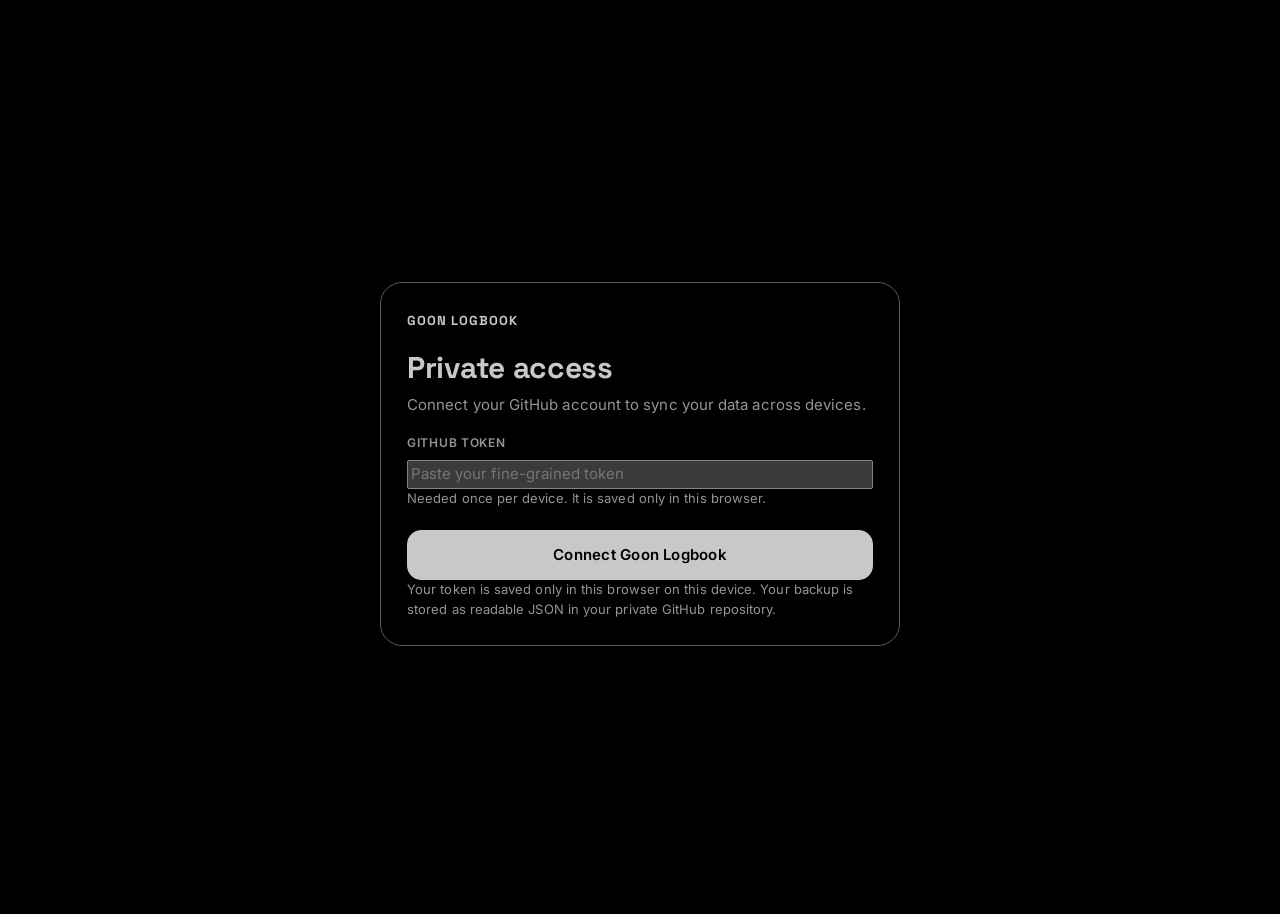
<file: index.html>
<!-- Cloud streak sync protection: 2026-11-11 -->
<!doctype html>
<html lang="en">
<head>
<meta charset="utf-8">
<meta name="viewport" content="width=device-width,initial-scale=1,viewport-fit=cover">
<title>Goon Logbook</title>
<meta name="description" content="A free streak tracker with an urge mode, a distraction picker, daily check-ins and milestones, with private GitHub cloud sync.">

<meta name="theme-color" content="#000000">
<link rel="manifest" href="manifest.webmanifest">
<link rel="icon" href="icons/icon.svg" type="image/svg+xml">
<link rel="apple-touch-icon" href="icons/icon-192.png">
<link rel="preconnect" href="https://fonts.googleapis.com">
<link rel="preconnect" href="https://fonts.gstatic.com" crossorigin>
<link rel="stylesheet" href="https://fonts.googleapis.com/css2?family=Inter:wght@400;500;600&family=Space+Grotesk:wght@500;600;700&display=swap">
<link rel="stylesheet" href="css/style.css">
<style>
.lock-screen{display:none;min-height:100vh;align-items:center;justify-content:center;padding:24px 16px;background:var(--bg)}
body.locked .lock-screen{display:flex}
body.locked #app,body.locked .bar{display:none!important}
.lock-card{width:min(100%,520px);padding:26px;border:1px solid var(--line);border-radius:22px;background:var(--card)}
.lock-card h1{margin:18px 0 8px}.lock-card .lbl{display:block;margin:18px 0 8px}
.lock-card input{width:100%}.lock-card button{margin-top:22px}
</style>
</head>
<body class="locked">
<div id="lockScreen" class="lock-screen">
  <form id="unlockForm" class="lock-card">
    <span class="mark">Goon Logbook</span>
    <h1>Private access</h1>
    <p class="muted">Connect your GitHub account to sync your data across devices.</p>
    <div id="tokenEntry" hidden>
      <label class="lbl" for="unlockToken">GitHub token</label>
      <input id="unlockToken" type="password" autocomplete="off" placeholder="Paste your fine-grained token">
      <p class="muted sm">Needed once per device. It is saved only in this browser.</p>
    </div>
    <button class="btn btn-primary wide" type="submit">Connect Goon Logbook</button>
    <p id="unlockStatus" class="muted sm" role="status"></p>
    <p class="muted sm">Your token is saved only in this browser on this device. Your backup is stored as readable JSON in your private GitHub repository.</p>
  </form>
</div>
<div id="app">
  <header class="top"><span class="mark">Goon Logbook</span><span class="date" id="hdrDate"></span></header>
  <main>
    <section id="tab-today" class="tab" aria-label="Today"></section>
    <section id="tab-urge" class="tab" aria-label="Urge mode" hidden></section>
    <section id="tab-journey" class="tab" aria-label="Journey" hidden></section>
    <section id="tab-log" class="tab" aria-label="Log" hidden></section>
    <section id="tab-more" class="tab" aria-label="More" hidden></section>
  </main>
</div>
<nav class="bar" aria-label="Sections">
  <div class="bar-in">
    <button class="nb on" data-act="tab" data-tab="today" type="button"><svg viewBox="0 0 24 24"><circle cx="12" cy="12" r="8.5"/><path d="M12 7.5V12l3 2"/></svg><span>Today</span></button>
    <button class="nb urgenb" data-act="tab" data-tab="urge" type="button"><svg viewBox="0 0 24 24"><path d="M12 3l7.5 3v5.2c0 4.7-3.2 8.2-7.5 9.8-4.3-1.6-7.5-5.1-7.5-9.8V6z"/></svg><span>Urge</span></button>
    <button class="nb" data-act="tab" data-tab="journey" type="button"><svg viewBox="0 0 24 24"><path d="M6 21V4M6 5h11l-2.2 4L17 13H6"/></svg><span>Journey</span></button>
    <button class="nb" data-act="tab" data-tab="log" type="button"><svg viewBox="0 0 24 24"><path d="M5 20v-9M12 20V4M19 20v-6"/></svg><span>Log</span></button>
    <button class="nb" data-act="tab" data-tab="more" type="button"><svg viewBox="0 0 24 24"><path d="M4 7h10M18 7h2M4 17h2M10 17h10"/><circle cx="16" cy="7" r="2"/><circle cx="8" cy="17" r="2"/></svg><span>More</span></button>
  </div>
</nav>
<div id="sheetWrap" class="sheet-wrap" hidden></div>
<div id="toast" class="toast" role="status" aria-live="polite"></div>
<script src="js/app.js?v=urge-persist-4"></script>
</body>
</html>
</file>
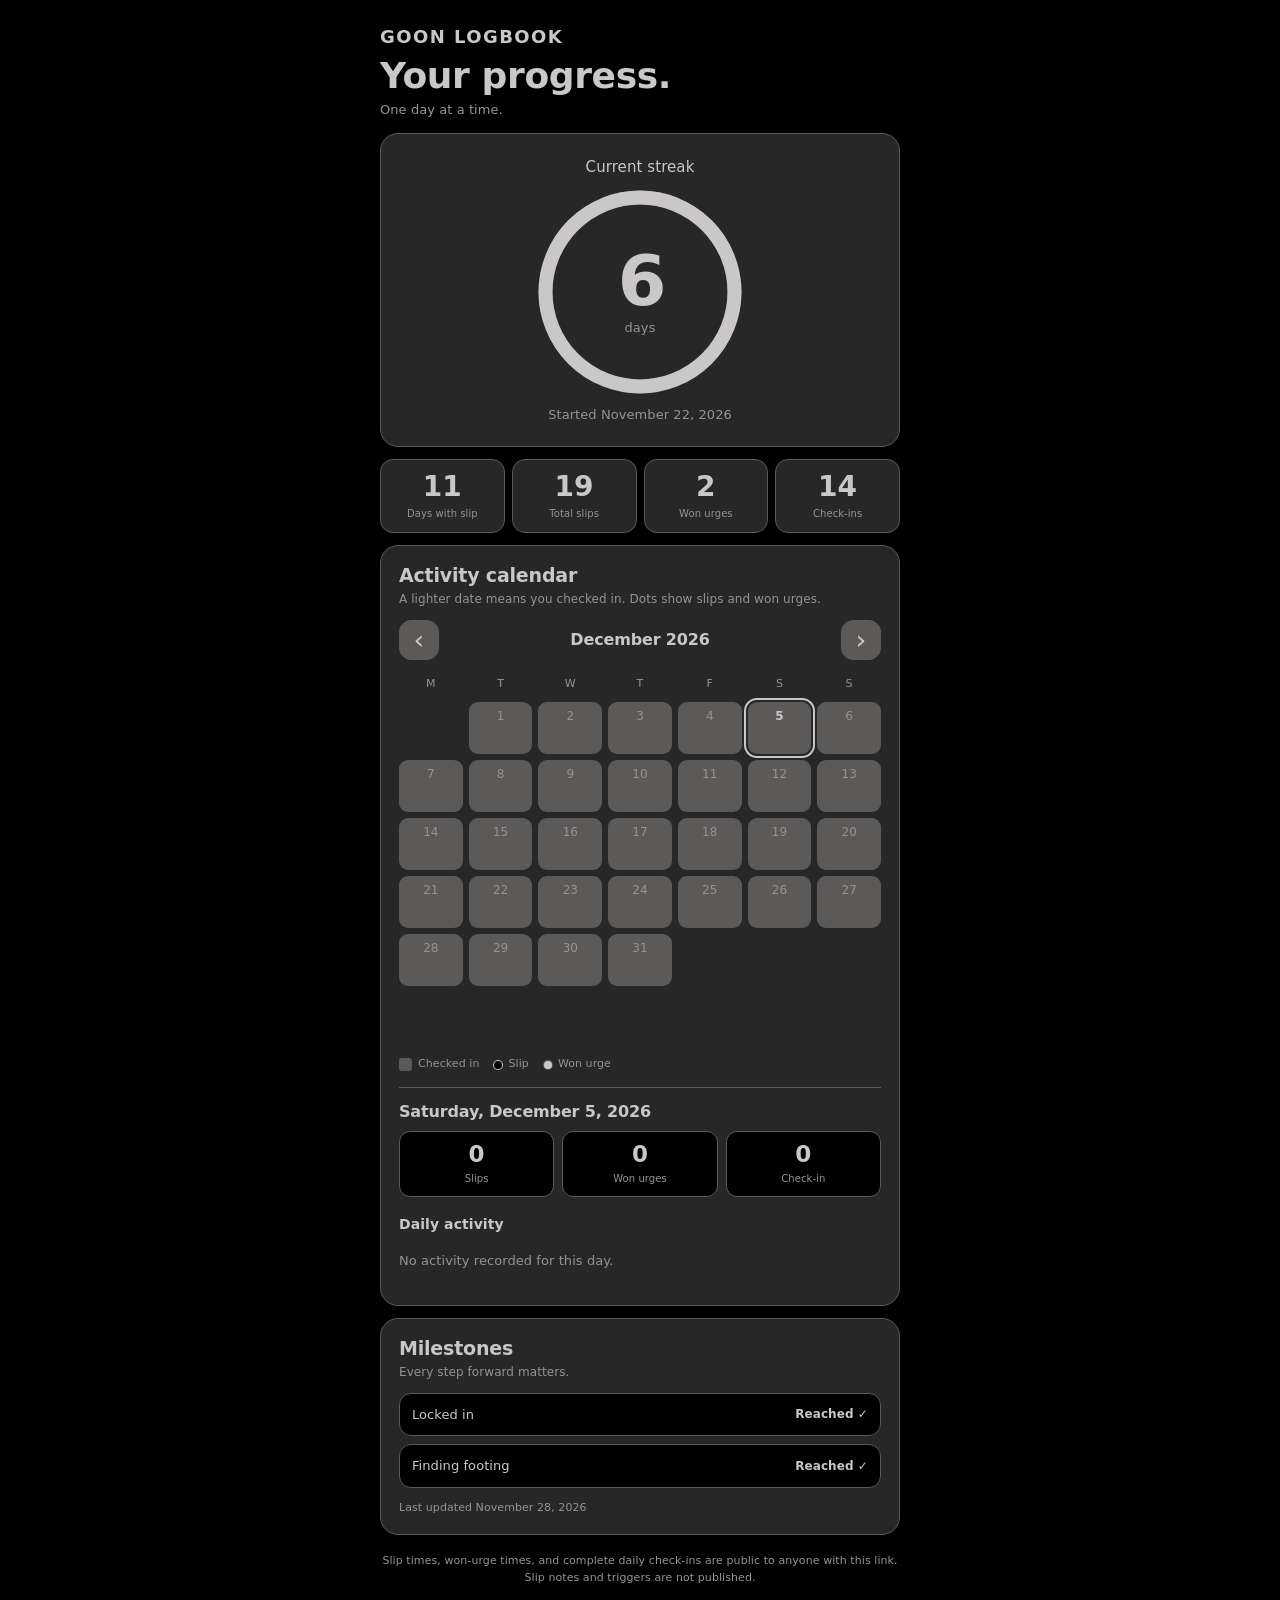
<file: progress.html>
<!doctype html>
<html lang="en">
<head>
<meta charset="utf-8">
<meta name="viewport" content="width=device-width,initial-scale=1">
<meta name="theme-color" content="#000000">
<title>Goon Logbook · Progress</title>
<link rel="stylesheet" href="css/style.css">
<style>
.public-wrap{width:min(100%,520px);margin:0 auto;padding:12px 0 calc(34px + env(safe-area-inset-bottom,0px))}
.public-head{display:flex;justify-content:space-between;align-items:flex-end;margin-bottom:14px}
.public-head h1{font-size:clamp(28px,8vw,36px);margin-top:4px}
.public-head p{color:var(--muted);font-size:13px;margin-top:3px}
.public-mark{font:700 18px var(--display);color:var(--fg)}
.public-card{background:var(--surface);border:1px solid var(--line);border-radius:18px;padding:18px;margin-top:12px;min-width:0}
.public-hero{display:flex;flex-direction:column;align-items:center;text-align:center;gap:8px;padding:22px 16px}
.public-ring{position:relative;width:min(58vw,210px);aspect-ratio:1}
.public-ring svg{width:100%;height:100%;display:block}
.public-ring-track{fill:none;stroke:var(--surface2);stroke-width:8}
.public-ring-arc{fill:none;stroke:var(--accent);stroke-width:8;stroke-linecap:round;stroke-dasharray:339.292;stroke-dashoffset:0}
.public-ring-mid{position:absolute;inset:0;display:flex;flex-direction:column;align-items:center;justify-content:center;gap:2px}
.public-number{font:700 clamp(54px,15vw,70px)/1 var(--display);font-variant-numeric:tabular-nums;letter-spacing:-.06em}
.public-unit,.public-start{font-size:13px;color:var(--muted)}
.public-stats{display:grid;grid-template-columns:repeat(4,minmax(0,1fr));gap:7px;margin-top:12px}
.public-stat{min-width:0;padding:12px 5px;text-align:center;background:var(--surface);border:1px solid var(--line);border-radius:13px}
.public-stat strong{display:block;font:700 clamp(21px,6vw,28px)/1.1 var(--display);font-variant-numeric:tabular-nums}
.public-stat span{display:block;margin-top:5px;font-size:10px;line-height:1.2;color:var(--muted)}
.public-card h2{font-size:19px;margin-bottom:3px}
.public-sub{font-size:12px;color:var(--muted);margin-bottom:12px}
.public-cal-head{display:flex;align-items:center;justify-content:space-between;gap:10px;margin:6px 0 12px}
.public-cal-head h3{font-size:16px;flex:1;text-align:center}
.public-cal-nav{width:40px;height:40px;border:1px solid var(--line);border-radius:12px;background:var(--surface2);color:var(--fg);font-size:27px;line-height:1;display:grid;place-items:center}
.public-cal-grid{display:grid;grid-template-columns:repeat(7,minmax(0,1fr));gap:6px}
.public-cal-week{text-align:center;font-size:11px;color:var(--muted);padding:4px 0}
.public-cal-day{position:relative;min-height:52px;padding:5px 1px 4px;border:0;border-radius:9px;background:var(--surface2);color:var(--muted);display:flex;flex-direction:column;align-items:center;justify-content:flex-start;gap:5px;font-size:12px;cursor:pointer;overflow:visible}
.public-cal-day.checked-in{background:#5c5959;color:#c9c7c7}
.public-cal-day.selected{outline:2px solid var(--fg);outline-offset:2px;color:var(--fg);font-weight:700}
.public-cal-day.outside{visibility:hidden}
.public-cal-day .activity-marks{display:flex;align-items:center;justify-content:center;gap:5px;min-height:12px;white-space:nowrap}
.public-cal-day .activity-mark{display:inline-flex;align-items:center;gap:2px;font-size:9px;line-height:1;color:var(--fg);font-variant-numeric:tabular-nums}
.public-cal-day .activity-mark i{width:14px;height:14px;border-radius:50%;display:inline-flex;align-items:center;justify-content:center;font-style:normal;font-size:8px;font-weight:700;line-height:1;background:#000;color:#c9c7c7;box-shadow:0 0 0 1px #c9c7c7}
.public-cal-day .activity-mark.won i{background:#c9c7c7;color:#5c5959;box-shadow:0 0 0 1px #5c5959}
.public-cal-day:focus-visible{outline:2px solid var(--accent);outline-offset:2px}
.public-legend{display:flex;flex-wrap:wrap;gap:8px 15px;margin-top:12px;font-size:11px;color:var(--muted)}
.public-legend span{display:inline-flex;align-items:center;gap:6px}
.public-legend i{width:8px;height:8px;border-radius:50%;background:#000;box-shadow:0 0 0 1px #c9c7c7}
.public-legend .won-key{background:#c9c7c7;box-shadow:0 0 0 1px #5c5959}
.public-legend .check-key{width:13px;height:13px;border-radius:3px;background:#5c5959;box-shadow:none}
.selected-day{border-top:1px solid var(--line);margin-top:14px;padding-top:14px}
.selected-day h3{font-size:16px;margin-bottom:10px}
.day-counts{display:grid;grid-template-columns:repeat(3,minmax(0,1fr));gap:8px}
.day-count{background:var(--bg);border:1px solid var(--line);border-radius:11px;padding:10px 5px;text-align:center}
.day-count strong{display:block;font:700 23px/1.1 var(--display);font-variant-numeric:tabular-nums}
.day-count span{display:block;font-size:10px;color:var(--muted);margin-top:4px}
.timeline{list-style:none;margin:16px 0 0;padding:0 0 0 5px;display:grid;gap:0}
.timeline-item{position:relative;margin-left:8px;padding:0 0 18px 22px;border-left:1px solid var(--line)}
.timeline-item:last-child{border-left-color:transparent;padding-bottom:0}
.timeline-item:before{content:"";position:absolute;left:-5px;top:4px;width:9px;height:9px;border-radius:50%;background:#c9c7c7;border:1px solid #5c5959}
.timeline-item.slip:before{background:#000;border-color:#c9c7c7}
.timeline-item.checkin:before{background:#969393;border-color:#c9c7c7}
.timeline-head{display:flex;align-items:center;gap:9px;flex-wrap:wrap}
.timeline-time{font-size:11px;color:var(--muted);font-variant-numeric:tabular-nums}
.timeline-title{font-size:13px;font-weight:700}
.timeline-details{margin-top:10px;background:var(--bg);border:1px solid var(--line);border-radius:13px;padding:12px}
.timeline-details summary{cursor:pointer;font-size:12px;font-weight:700;color:var(--fg)}
.checkin-body{display:grid;gap:12px;margin-top:12px}
.checkin-topline{display:flex;justify-content:space-between;align-items:center;gap:10px}
.checkin-mood{display:inline-flex;align-items:center;padding:5px 9px;border-radius:999px;background:var(--surface2);font-size:11px;font-weight:700}
.checkin-urge-value{font:700 16px var(--display);font-variant-numeric:tabular-nums}
.checkin-meter{display:grid;grid-template-columns:repeat(10,minmax(0,1fr));gap:4px}
.checkin-meter i{height:6px;border-radius:99px;background:var(--surface2)}
.checkin-meter i.filled{background:var(--accent)}
.checkin-detail-label{font-size:10px;letter-spacing:.08em;font-weight:700;color:var(--muted);margin-bottom:7px}
.checkin-tags{display:flex;flex-wrap:wrap;gap:6px}
.checkin-tag{padding:5px 9px;border:1px solid var(--line);border-radius:999px;background:var(--surface2);font-size:11px;color:var(--fg)}
.checkin-note{font-size:13px;line-height:1.55;white-space:pre-wrap;overflow-wrap:anywhere}
.timeline-empty{font-size:13px;color:var(--muted);padding:16px 0}
.public-milestones{list-style:none;margin:12px 0 0;padding:0;display:grid;gap:8px}
.public-milestones li{padding:11px 12px;border:1px solid var(--line);border-radius:12px;background:var(--bg);display:flex;justify-content:space-between;gap:10px;align-items:center;font-size:13px}
.public-milestones strong{color:var(--accent);font-size:12px}
.public-foot{color:var(--muted);font-size:11px;line-height:1.5;text-align:center;margin-top:18px}
.public-updated{color:var(--muted);font-size:11px;margin-top:12px}
.public-error{padding:16px;border:1px solid var(--line);border-radius:14px;background:var(--surface)}
@media(max-width:380px){.public-stats{gap:5px}.public-stat{padding:10px 2px}.public-stat span{font-size:9px}.public-card{padding:15px}.public-cal-grid{gap:4px}}
@media(prefers-reduced-motion:reduce){*,*::before,*::after{scroll-behavior:auto!important;animation-duration:.01ms!important;animation-iteration-count:1!important;transition-duration:.01ms!important}}
</style>
</head>
<body>
<main class="public-wrap">
<header class="public-head"><div><span class="public-mark">Goon Logbook</span><h1>Your progress.</h1><p>One day at a time.</p></div></header>
<section id="progress" aria-live="polite"><p class="muted">Loading progress…</p></section>
<p class="public-foot">Slip times, won-urge times, and complete daily check-ins are public to anyone with this link. Slip notes and triggers are not published.</p>
</main>
<script>
(function(){
'use strict';
var el=document.getElementById('progress'),todayParts=new Intl.DateTimeFormat('en-US',{timeZone:'Asia/Manila',year:'numeric',month:'numeric'}).formatToParts(new Date()),todayPart=function(t){return Number(todayParts.find(function(x){return x.type===t;}).value);},month=new Date(Date.UTC(todayPart('year'),todayPart('month')-1,1,12)),payload=null,selectedDay=key(new Date());
var checkins={},slips={},won={};
var MOODS=['Rough','Low','Okay','Good','Great'];
function key(d){var p=new Intl.DateTimeFormat('en-US',{timeZone:'Asia/Manila',year:'numeric',month:'2-digit',day:'2-digit'}).formatToParts(d),v=function(t){return p.find(function(x){return x.type===t;}).value;};return v('year')+'-'+v('month')+'-'+v('day');}
function date(v){var d=/^\d{4}-\d{2}-\d{2}$/.test(String(v))?new Date(v+'T00:00:00+08:00'):new Date(v);return isNaN(d)?'':d.toLocaleDateString(undefined,{timeZone:'Asia/Manila',month:'long',day:'numeric',year:'numeric'});}
function esc(s){return String(s==null?'':s).replace(/[&<>"']/g,function(c){return {'&':'&amp;','<':'&lt;','>':'&gt;','"':'&quot;',"'":'&#39;'}[c];});}
function clock(v){var d=new Date(Number(v));return isNaN(d)?'Time unavailable':d.toLocaleTimeString(undefined,{timeZone:'Asia/Manila',hour:'numeric',minute:'2-digit'});}
function countOn(map,k){return (map[k]||[]).length;}
function renderCalendar(){
var first=new Date(Date.UTC(month.getUTCFullYear(),month.getUTCMonth(),1,12)),offset=(first.getUTCDay()+6)%7,start=new Date(Date.UTC(first.getUTCFullYear(),first.getUTCMonth(),1-offset,12)),cells='';
for(var i=0;i<42;i++){
 var d=new Date(start.getTime()+i*86400000),k=key(d),inside=d.getUTCMonth()===month.getUTCMonth();
 var sc=countOn(slips,k),wc=countOn(won,k),checked=!!checkins[k];
 var cls='public-cal-day'+(!inside?' outside':'')+(checked?' checked-in':'')+(k===selectedDay?' selected':'');
 var marks='';
 if(sc)marks+='<span class="activity-mark slip"><i>'+sc+'</i></span>';
 if(wc)marks+='<span class="activity-mark won"><i>'+wc+'</i></span>';
 cells+='<button type="button" class="'+cls+'" data-day="'+k+'" aria-pressed="'+(k===selectedDay)+'" aria-label="'+k+(checked?', checked in':'')+', '+sc+' slips, '+wc+' won urges"><span>'+d.getDate()+'</span><span class="activity-marks">'+marks+'</span></button>';
}
var title=new Intl.DateTimeFormat(undefined,{month:'long',year:'numeric',timeZone:'UTC'}).format(month),node=document.getElementById('publicCalendar');
node.innerHTML='<div class="public-cal-head"><button class="public-cal-nav" type="button" data-month="-1" aria-label="Previous month">‹</button><h3>'+title+'</h3><button class="public-cal-nav" type="button" data-month="1" aria-label="Next month">›</button></div><div class="public-cal-grid">'+['M','T','W','T','F','S','S'].map(function(x){return '<div class="public-cal-week">'+x+'</div>';}).join('')+cells+'</div><div class="public-legend"><span><i class="check-key"></i>Checked in</span><span><i></i>Slip</span><span><i class="won-key"></i>Won urge</span></div>';
node.querySelectorAll('[data-month]').forEach(function(b){b.addEventListener('click',function(){month.setUTCMonth(month.getUTCMonth()+Number(b.dataset.month));selectedDay=key(new Date(Date.UTC(month.getUTCFullYear(),month.getUTCMonth(),1,12)));renderCalendar();renderSelectedDay();});});
node.querySelectorAll('[data-day]').forEach(function(b){b.addEventListener('click',function(){selectedDay=b.dataset.day;renderCalendar();renderSelectedDay();});});
}
function checkinMarkup(c){
var mood=MOODS[Math.max(0,Math.min(4,Number(c.mood||1)-1))],urgeLevel=Math.max(0,Math.min(10,Number(c.urge)||0)),triggers=Array.isArray(c.triggers)?c.triggers:[];
return '<details class="timeline-details"><summary>View full check-in</summary><div class="checkin-body"><div class="checkin-topline"><span class="checkin-mood">'+esc(mood)+'</span><strong class="checkin-urge-value">Urge '+urgeLevel+'/10</strong></div><div class="checkin-meter" aria-label="Urge level '+urgeLevel+' out of 10">'+Array.from({length:10},function(_,i){return '<i class="'+(i<urgeLevel?'filled':'')+'"></i>';}).join('')+'</div><div><div class="checkin-detail-label">TRIGGERS</div>'+(triggers.length?'<div class="checkin-tags">'+triggers.map(function(t){return '<span class="checkin-tag">'+esc(t)+'</span>';}).join('')+'</div>':'<span class="timeline-time">No triggers recorded</span>')+'</div><div><div class="checkin-detail-label">NOTE</div><div class="checkin-note">'+(c.note?esc(c.note):'<span class="timeline-time">No note</span>')+'</div></div></div></details>';
}
function renderSelectedDay(){
var node=document.getElementById('selectedDay');if(!node)return;
var d=new Date(selectedDay+'T12:00:00Z'),daySlips=slips[selectedDay]||[],dayWon=won[selectedDay]||[],check=checkins[selectedDay]||null,events=[];
daySlips.forEach(function(x){events.push({type:'slip',t:Number(x.t)});});
dayWon.forEach(function(x){events.push({type:'won',t:Number(x.t)});});
if(check)events.push({type:'checkin',t:Number(check.t),record:check});
events=events.filter(function(x){return Number.isFinite(x.t)&&x.t>0;}).sort(function(a,b){return a.t-b.t;});
var timeline=events.length?'<ol class="timeline">'+events.map(function(e){
var label=e.type==='slip'?'Slip':e.type==='won'?'Won urge':'Check-in';
return '<li class="timeline-item '+e.type+'"><div class="timeline-head"><span class="timeline-time">'+clock(e.t)+'</span><span class="timeline-title">'+label+'</span></div>'+(e.type==='checkin'?checkinMarkup(e.record):'')+'</li>';
}).join('')+'</ol>':'<p class="timeline-empty">No activity recorded for this day.</p>';
node.innerHTML='<h3>'+d.toLocaleDateString(undefined,{timeZone:'UTC',weekday:'long',month:'long',day:'numeric',year:'numeric'})+'</h3><div class="day-counts"><div class="day-count"><strong>'+daySlips.length+'</strong><span>Slips</span></div><div class="day-count"><strong>'+dayWon.length+'</strong><span>Won urges</span></div><div class="day-count"><strong>'+(check?1:0)+'</strong><span>Check-in</span></div></div><h4 style="font-size:14px;margin:17px 0 0">Daily activity</h4>'+timeline;
}
function renderProgress(p){
if(!p||p.public!==true)throw new Error('not published');
payload=p;checkins={};slips={};won={};
(p.checkins&&typeof p.checkins==='object'?Object.keys(p.checkins):[]).forEach(function(k){var c=p.checkins[k];if(/^\d{4}-\d{2}-\d{2}$/.test(k)&&c&&typeof c==='object')checkins[k]=c;});
function group(items,target){(Array.isArray(items)?items:[]).forEach(function(v){var t=Number(v&&v.t);if(!Number.isFinite(t)||t<=0)return;var k=key(new Date(t));(target[k]||(target[k]=[])).push({t:t});});Object.keys(target).forEach(function(k){target[k].sort(function(a,b){return a.t-b.t;});});}
group(p.slips,slips);group(p.wonUrges,won);
var milestones=Array.isArray(p.milestones)?p.milestones:[];
el.innerHTML='<section class="public-card public-hero"><div class="public-label">Current streak</div><div class="public-ring"><svg viewBox="0 0 120 120" aria-hidden="true"><circle class="public-ring-track" cx="60" cy="60" r="54"></circle><circle class="public-ring-arc" cx="60" cy="60" r="54" transform="rotate(-90 60 60)"></circle></svg><div class="public-ring-mid"><strong class="public-number" id="publicStreakDays">'+Math.max(0,Number(p.currentStreakDays)||0)+'</strong><span class="public-unit">days</span></div></div><p class="public-start">Started '+(date(p.startDate)||'—')+'</p></section><div class="public-stats"><div class="public-stat"><strong>'+Math.max(0,Number(p.daysWithSlip)||0)+'</strong><span>Days with slip</span></div><div class="public-stat"><strong>'+Math.max(0,Number(p.totalRelapses)||0)+'</strong><span>Total slips</span></div><div class="public-stat"><strong>'+Math.max(0,Number(p.totalWonUrges)||0)+'</strong><span>Won urges</span></div><div class="public-stat"><strong>'+Math.max(0,Number(p.totalCheckins)||0)+'</strong><span>Check-ins</span></div></div><section class="public-card"><h2>Activity calendar</h2><p class="public-sub">A lighter date means you checked in. Dots show slips and won urges.</p><div id="publicCalendar"></div><div id="selectedDay" class="selected-day"></div></section><section class="public-card"><h2>Milestones</h2><p class="public-sub">Every step forward matters.</p><ul class="public-milestones">'+(milestones.length?milestones.map(function(m){return '<li><span>'+esc(m.name)+'</span><strong>Reached ✓</strong></li>';}).join(''):'<li><span>Your next milestone is ahead.</span></li>')+'</ul><p class="public-updated">Last updated '+(date(p.updatedAt)||'—')+'</p></section>';
renderCalendar();renderSelectedDay();el.dataset.loaded='true';
}
function loadProgress(){fetch('progress.json?'+Date.now(),{cache:'no-store'}).then(function(r){if(!r.ok)throw new Error('not published');return r.json();}).then(renderProgress).catch(function(){if(!el.dataset.loaded)el.innerHTML='<div class="public-error"><h2>Progress is not available</h2><p class="muted">The latest public progress snapshot has not been published yet. Try again shortly.</p></div>';});}
loadProgress();setInterval(loadProgress,10000);
})();
</script>
</body>
</html>
</file>
<file: css/style.css>
/* Base reset (the app is now a standalone site, so these live here) */
:root{
  color-scheme:dark;
  padding-top:env(safe-area-inset-top,0px);
  padding-bottom:env(safe-area-inset-bottom,0px);
  --bg:#000000;
  --surface:#272727;
  --surface2:#5c5959;
  --line:#5c5959;
  --fg:#c9c7c7;
  --muted:#969393;
  --accent:#c9c7c7;
  --accent-ink:#000000;
  --accent-soft:#5c5959;
  --urge:#969393;
  --urge-ink:#000000;
  --urge-soft:#5c5959;
  --display:'Space Grotesk',system-ui,sans-serif;
  --body:'Inter',system-ui,-apple-system,'Segoe UI',Roboto,sans-serif;
}
body{margin:0}
img{max-width:100%}
[hidden]{display:none!important}
*{box-sizing:border-box}
body{
  background:var(--bg); color:var(--fg); font:15px/1.5 var(--body);
  padding-block:14px 0;
  padding-left:max(16px,env(safe-area-inset-left,0px));
  padding-right:max(16px,env(safe-area-inset-right,0px));
}
h1,h2,h3{font-family:var(--display);margin:0;letter-spacing:-.01em;text-wrap:balance;line-height:1.2}
h2{font-size:21px} h3{font-size:17px}
p{margin:0}
button,input,textarea{font:inherit;color:inherit}
button{cursor:pointer}
:focus-visible{outline:2px solid var(--accent);outline-offset:2px}
.muted{color:var(--muted)} .sm{font-size:13px}
.top,main{max-width:520px;margin-inline:auto}
.top{display:flex;justify-content:space-between;align-items:baseline;margin-bottom:14px}
.mark{font:700 18px var(--display);letter-spacing:-.01em}
.date{color:var(--muted);font-size:13px}
main{padding-bottom:calc(96px + env(safe-area-inset-bottom,0px))}
.tab{display:flex;flex-direction:column;gap:14px}
.card{background:var(--surface);border:1px solid var(--line);border-radius:16px;padding:16px;min-width:0;display:flex;flex-direction:column;gap:12px}
.center{align-items:center;text-align:center}
.lbl{font-size:12px;font-weight:600;letter-spacing:.06em;text-transform:uppercase;color:var(--muted)}
.warn{background:var(--urge-soft);border:1px solid var(--urge);border-radius:12px;padding:12px 14px;font-size:14px}

/* streak */
.streak{align-items:center;gap:10px;padding:22px 16px 18px}
.ring{position:relative;width:min(64vw,240px);aspect-ratio:1;max-width:100%}
.ring svg{width:100%;height:100%;display:block}
.ring-track{fill:none;stroke:var(--surface2);stroke-width:8}
.ring-arc{fill:none;stroke:var(--accent);stroke-width:8;stroke-linecap:round;stroke-dasharray:339.292;stroke-dashoffset:339.292;transition:stroke-dashoffset .6s ease}
.ring-mid{position:absolute;inset:0;display:flex;flex-direction:column;align-items:center;justify-content:center;gap:2px}
.big{font:700 clamp(52px,16vw,72px)/1 var(--display);font-variant-numeric:tabular-nums}
.clock{font:600 28px/1.1 var(--display);font-variant-numeric:tabular-nums;letter-spacing:.02em}
.rankline{display:flex;flex-wrap:wrap;gap:8px 12px;align-items:center;justify-content:center;font-size:14px}
.pill{display:inline-block;padding:3px 10px;border-radius:999px;background:var(--accent-soft);color:var(--accent);font-weight:600;font-size:13px}
.pill.pu{background:var(--urge-soft);color:var(--urge)}
.pill.pm{background:var(--surface2);color:var(--muted)}

/* buttons */
.btn{min-height:48px;padding:0 18px;border-radius:12px;border:1px solid transparent;font-weight:600;display:inline-flex;align-items:center;justify-content:center;text-align:center}
.wide{width:100%}
.btn-primary{background:var(--accent);color:var(--accent-ink)}
.btn-urge{background:var(--urge);color:var(--urge-ink)}
.btn-ghost{background:transparent;border-color:var(--line);color:var(--fg)}
.btn-quiet{background:none;border:0;color:var(--muted);text-decoration:underline;text-underline-offset:3px;min-height:44px;padding:0 8px;align-self:center}
.row{display:flex;gap:8px}
.row>input{flex:1;min-width:0}
.row2{display:grid;grid-template-columns:1fr 1fr;gap:10px}
input[type=text],input[type=datetime-local],textarea{width:100%;background:var(--bg);border:1px solid var(--line);border-radius:10px;padding:10px 12px;min-height:46px}
textarea{resize:vertical}
input[type=range]{width:100%;accent-color:var(--accent)}

/* check-in */
.seg{display:grid;grid-template-columns:repeat(5,1fr);gap:6px}
.seg-b{min-height:44px;border-radius:10px;border:1px solid var(--line);background:var(--bg);font-size:13px;font-weight:500;padding:0 2px}
.seg-b.on{background:var(--accent);color:var(--accent-ink);border-color:var(--accent);font-weight:600}
.chips{display:flex;flex-wrap:wrap;gap:8px}
.chip{min-height:38px;padding:0 14px;border-radius:999px;border:1px solid var(--line);background:var(--bg);font-size:14px}
.chip.on{background:var(--accent-soft);border-color:var(--accent);color:var(--accent);font-weight:600}
.why .quote{font:500 19px/1.4 var(--display)}

/* urge */
.bar-track{width:100%;height:6px;border-radius:3px;background:var(--surface2);overflow:hidden}
.bar-fill{height:100%;background:var(--accent);border-radius:3px}
.clock2{font:700 56px/1 var(--display);font-variant-numeric:tabular-nums}
.breath-wrap{display:grid;place-items:center;width:100%;min-height:250px}
.breath,.breath-text{grid-area:1/1}
.breath{width:min(58vw,210px);aspect-ratio:1;border-radius:50%;background:var(--accent-soft);border:2px solid var(--accent);animation:breathe 10s ease-in-out infinite}
.breath-text{font:600 18px var(--display);pointer-events:none}
@keyframes breathe{0%{transform:scale(.6)}40%{transform:scale(1)}100%{transform:scale(.6)}}
@media (prefers-reduced-motion: reduce){.breath{animation:none;transform:scale(.85)}.ring-arc{transition:none}}
.acts{display:flex;flex-direction:column;gap:8px;width:100%}
.act{display:flex;align-items:center;gap:12px;min-height:48px;padding:8px 12px;border-radius:12px;border:1px solid var(--line);background:var(--bg);text-align:left;width:100%}
.act .box{flex:none;width:22px;height:22px;border-radius:7px;border:2px solid var(--line);display:grid;place-items:center}
.act.on{background:var(--accent-soft);border-color:var(--accent)}
.act.on .box{background:var(--accent);border-color:var(--accent);color:var(--accent-ink)}
.act .box svg{width:14px;height:14px;opacity:0}
.act.on .box svg{opacity:1}
.stat-row{display:flex;gap:28px}
.picks{display:grid;grid-template-columns:1fr 1fr;gap:8px;width:100%}
.pk{display:flex;flex-direction:column;gap:2px;align-items:flex-start;text-align:left;min-height:66px;padding:10px 12px;border-radius:12px;border:1px solid var(--line);background:var(--bg);min-width:0}
.pk b{font:600 15px var(--display)}
.pk span{font-size:12px;color:var(--muted);line-height:1.35}
.pk.on{background:var(--accent-soft);border-color:var(--accent)}
.now{display:flex;flex-direction:column;gap:2px;padding:12px 14px;border-radius:12px;background:var(--accent);color:var(--accent-ink)}
.now b{font:700 20px var(--display)}
.now .lbl{color:inherit;opacity:.8}
.now span{font-size:13px;opacity:.9}
#pickerBox{display:flex;flex-direction:column;gap:10px}
.num{font:700 34px/1 var(--display);font-variant-numeric:tabular-nums}

/* journey */
.miles{list-style:none;margin:0;padding:0;display:flex;flex-direction:column;gap:10px}
.mile{display:flex;gap:12px;align-items:flex-start;padding:12px;border-radius:14px;border:1px solid var(--line);background:var(--surface)}
.mile.cur{border-color:var(--accent)}
.mile.lock{opacity:.62}
.mk{flex:none;width:30px;height:30px;border-radius:50%;display:grid;place-items:center;background:var(--surface2);color:var(--muted);font:600 12px var(--display)}
.mile.done .mk{background:var(--accent);color:var(--accent-ink)}
.mk svg{width:16px;height:16px}
.mile-b{flex:1;min-width:0;display:flex;flex-direction:column;gap:6px}
.mile-t{display:flex;justify-content:space-between;gap:8px;align-items:baseline}
.mile-t b{font-family:var(--display);font-size:16px}

/* log */
.tiles{display:grid;grid-template-columns:1fr 1fr;gap:10px}
.tile{background:var(--surface);border:1px solid var(--line);border-radius:14px;padding:14px;display:flex;flex-direction:column;gap:4px;min-width:0}
.heat{display:grid;grid-template-columns:repeat(7,1fr);gap:6px}
.hd{text-align:center;font-size:11px;color:var(--muted)}
.hc{aspect-ratio:auto;min-height:48px;padding:0 0 14px;border-radius:8px;display:grid;place-items:center;font-size:11px;color:var(--muted);background:var(--surface2);position:relative;min-width:0;overflow:visible}
.hc.c-clean{background:var(--accent-soft);color:var(--fg)}
.hc.c-relapse{background:var(--urge);color:var(--urge-ink);font-weight:600}
.hc.c-future{background:transparent}
.hc.today{outline:2px solid var(--fg);outline-offset:1px}
.hc .marks{position:absolute;bottom:2px;left:50%;transform:translateX(-50%);display:flex;align-items:center;justify-content:center;gap:2px;z-index:2;white-space:nowrap}.hc .marks i{position:static;width:13px;height:13px;border-radius:50%;display:grid;place-items:center;font:700 8px/1 var(--body);font-style:normal;font-variant-numeric:tabular-nums;background:var(--muted);color:var(--bg)}.hc .marks .slip-mark{background:var(--urge);color:var(--urge-ink)}.hc .marks .urge-mark{background:var(--accent);color:var(--accent-ink)}.hc .marks .check-mark{background:var(--muted);color:var(--bg)}
.legend{display:flex;flex-wrap:wrap;gap:6px 14px;font-size:12px;color:var(--muted)}
.legend span{display:inline-flex;align-items:center;gap:6px}
.legend b{width:12px;height:12px;border-radius:4px;display:inline-block}
.chart{width:100%;height:auto;display:block}
.chart .gl{stroke:var(--line);stroke-width:1}
.chart text{fill:var(--muted);font:10px var(--body)}
.chart .ba{fill:var(--accent)} .chart .bu{fill:var(--urge)} .chart .bd{fill:var(--muted)}
.trig{display:flex;flex-direction:column;gap:8px}
.trig-r{display:grid;grid-template-columns:110px 1fr 24px;gap:10px;align-items:center;font-size:14px}
.trig-r .bar-track{height:8px}
.trig-r span:last-child{text-align:right;color:var(--muted);font-variant-numeric:tabular-nums}
.hist{list-style:none;margin:0;padding:0;display:flex;flex-direction:column;gap:10px}
.hist li{border-top:1px solid var(--line);padding-top:10px;display:flex;flex-direction:column;gap:6px}
.hist-top{display:flex;justify-content:space-between;gap:8px}
.pills{display:flex;flex-wrap:wrap;gap:6px}

/* more */
.rs{list-style:none;margin:0;padding:0;display:flex;flex-direction:column;gap:8px}
.rs li{display:flex;gap:10px;align-items:center;justify-content:space-between;padding:10px 12px;border-radius:12px;background:var(--bg);border:1px solid var(--line)}
.rs li span{min-width:0;overflow-wrap:anywhere}
.x{flex:none;min-width:44px;min-height:44px;background:none;border:0;color:var(--muted);font-size:20px;line-height:1}
.tips{margin:0;padding-left:18px;display:flex;flex-direction:column;gap:8px}
.mono{font-family:ui-monospace,SFMono-Regular,Menlo,monospace;font-size:13px}

/* nav, sheet, toast */
.bar{position:fixed;left:0;right:0;bottom:0;z-index:5;background:var(--surface);border-top:1px solid var(--line);
  padding:6px max(10px,env(safe-area-inset-right,0px)) calc(6px + env(safe-area-inset-bottom,0px)) max(10px,env(safe-area-inset-left,0px))}
.bar-in{max-width:520px;margin:0 auto;display:grid;grid-template-columns:repeat(5,1fr);gap:2px}
.nb{background:none;border:0;min-height:52px;border-radius:12px;display:flex;flex-direction:column;align-items:center;justify-content:center;gap:2px;color:var(--muted);font-size:11px;font-weight:600}
.nb svg{width:22px;height:22px;fill:none;stroke:currentColor;stroke-width:1.8;stroke-linecap:round;stroke-linejoin:round}
.nb.on{color:var(--accent)}
.nb.urgenb.on{color:var(--urge)}
.sheet-wrap{position:fixed;inset:0;z-index:20;background:#000000;display:flex;align-items:flex-end;justify-content:center;padding-inline:max(0px,env(safe-area-inset-left,0px))}
.sheet{width:100%;max-width:520px;max-height:90%;overflow:auto;background:var(--surface);border:1px solid var(--line);border-bottom:0;border-radius:20px 20px 0 0;padding:20px 16px calc(20px + env(safe-area-inset-bottom,0px));display:flex;flex-direction:column;gap:14px}
.toast{position:fixed;left:50%;bottom:calc(84px + env(safe-area-inset-bottom,0px));transform:translate(-50%,12px);background:var(--fg);color:var(--bg);padding:10px 16px;border-radius:999px;font-size:14px;font-weight:500;opacity:0;pointer-events:none;transition:opacity .2s,transform .2s;z-index:30;max-width:90vw;text-align:center}
.toast.show{opacity:1;transform:translate(-50%,0)}

/* Monthly log calendar */
.calendar-head{display:flex;align-items:center;justify-content:space-between;gap:12px;margin-bottom:14px}
.calendar-head h3{margin:0;text-align:center;flex:1}
.cal-nav{width:40px;height:40px;border:1px solid var(--line);border-radius:12px;background:var(--surface2);color:var(--fg);font-size:28px;line-height:1;display:grid;place-items:center;cursor:pointer}
.hc.c-outside{visibility:hidden}

/* Compact public progress sharing controls */
.share-controls{display:flex;align-items:center;gap:12px;margin-top:14px}
.share-copy{width:64px;min-width:64px;height:52px;display:grid;place-items:center;font-size:26px;padding:0}
.share-switch{margin-left:auto;width:62px;height:34px;padding:3px;border:1px solid var(--line);border-radius:999px;background:var(--surface2);display:flex;align-items:center;cursor:pointer;transition:background .18s,border-color .18s}
.share-switch span{display:block;width:26px;height:26px;border-radius:50%;background:var(--muted);transition:transform .18s,background .18s}
.share-switch.is-on{background:var(--accent);border-color:var(--accent);justify-content:flex-start}
.share-switch.is-on span{transform:translateX(27px);background:var(--accent-ink)}
.share-switch:focus-visible,.share-copy:focus-visible{outline:2px solid var(--accent);outline-offset:3px}


/* Interactive calendar and selected-day log */
.hc{font:inherit;border:0;padding:0;width:100%;cursor:pointer}
.hc.c-selected{outline:2px solid var(--fg);outline-offset:2px;color:var(--fg);font-weight:700}
.hc.c-outside{opacity:.28}
.hc.c-future{opacity:.42}
.hc:focus-visible{outline:2px solid var(--accent);outline-offset:2px}
.day-record-head{display:flex;align-items:center;justify-content:space-between;gap:12px}
.day-record-head h3{margin-top:3px}
.day-hist{list-style:none;margin:0;padding:0;display:flex;flex-direction:column;gap:12px}
.day-event{padding:12px;border:1px solid var(--line);border-radius:12px;background:var(--bg);display:flex;flex-direction:column;gap:9px}
.day-event-top{display:flex;align-items:center;gap:11px}
.event-icon{width:34px;height:34px;flex:none;border-radius:50%;display:grid;place-items:center;background:var(--surface2);font-size:20px;font-weight:700}
.day-event.slip .event-icon{background:var(--urge-soft);color:var(--urge)}
.day-event.urge .event-icon{background:var(--accent-soft);color:var(--accent)}
.event-main{min-width:0;display:flex;flex-direction:column;gap:2px}


/* Goon Logbook monochrome refinement */
body{background:var(--bg);color:var(--fg);letter-spacing:.005em}
.top{padding:8px 2px 14px;border-bottom:1px solid var(--line);margin-bottom:18px}
.mark,.public-mark{letter-spacing:.08em;text-transform:uppercase;font-size:13px;font-weight:700}
.date{font-size:12px;letter-spacing:.04em}
.tab{gap:16px}
.card{border-radius:20px;padding:18px;background:var(--surface);border-color:var(--line);gap:14px;box-shadow:none}
.card h2,.card h3{letter-spacing:-.025em}
.streak{padding:26px 18px 22px;gap:13px}
.ring{width:min(68vw,250px)}
.ring-track{stroke:var(--surface2)}
.ring-arc{stroke:var(--accent)}
.big{letter-spacing:-.07em}
.clock{font-size:25px;color:var(--muted)}
.rankline{font-size:13px}
.pill{background:var(--surface2);color:var(--fg)}
.pill.pu,.pill.pm{background:var(--surface2);color:var(--fg)}
.btn{border-radius:14px;min-height:50px;letter-spacing:.015em;transition:transform .16s ease,background .16s ease}
.btn:active,.nb:active,.act:active,.pk:active{transform:scale(.985)}
.btn-primary,.btn-urge{background:var(--fg);color:var(--bg);border-color:var(--fg)}
.btn-ghost{background:var(--surface);border-color:var(--line);color:var(--fg)}
.btn-quiet{color:var(--muted)}
input[type=text],input[type=datetime-local],textarea{background:var(--bg);border-color:var(--line);color:var(--fg);border-radius:13px}
input[type=range]{accent-color:var(--fg)}
.seg-b,.chip,.act,.pk,.day-event,.rs li{background:var(--bg);border-color:var(--line);color:var(--fg)}
.seg-b.on,.chip.on,.act.on,.pk.on{background:var(--surface2);border-color:var(--fg);color:var(--fg)}
.act.on .box{background:var(--fg);border-color:var(--fg);color:var(--bg)}
.now{background:var(--fg);color:var(--bg);border-radius:15px}
.now .lbl{color:var(--bg)}
.bar{background:var(--bg);border-top:1px solid var(--line)}
.bar-in{gap:5px}
.nb{border-radius:13px;color:var(--muted)}
.nb.on,.nb.urgenb.on{background:var(--surface);color:var(--fg)}
.nb svg{width:21px;height:21px}
.sheet-wrap{background:#000000}
.sheet{background:var(--surface);border-color:var(--line);border-radius:22px 22px 0 0}
.toast{background:var(--fg);color:var(--bg);font-weight:700}
.warn{background:var(--surface);border-color:var(--muted);color:var(--fg)}
.bar-track{background:var(--surface2)}
.bar-fill,.chart .ba,.chart .bu{background:var(--fg);fill:var(--fg)}
.chart .bd{fill:var(--muted)}
.hc.c-clean,.hc.c-relapse,.hc.c-selected{background:var(--surface2);color:var(--fg)}
.hc.c-relapse{border:1px solid var(--fg)}
.hc .marks .slip-mark,.hc .marks .urge-mark{background:var(--fg);color:var(--bg)}
.legend b,.event-icon,.day-event.slip .event-icon,.day-event.urge .event-icon{background:var(--surface2);color:var(--fg)}
.mile{background:var(--surface);border-color:var(--line);border-radius:16px}
.mile.cur{border-color:var(--fg)}
.mile.done .mk{background:var(--fg);color:var(--bg)}
.mk{background:var(--surface2);color:var(--fg)}
.tile{background:var(--surface);border-color:var(--line);border-radius:16px}
.public-card,.public-stat{background:var(--surface);border-color:var(--line);border-radius:18px}
.public-cal-day,.public-cal-nav,.day-count,.checkin-entry{background:var(--bg);border-color:var(--line);color:var(--fg)}
.public-cal-day.slip{background:var(--surface2);color:var(--fg)}
.public-cal-day .marks .slip-mark,.public-cal-day .marks .urge-mark{background:var(--fg);color:var(--bg)}
.public-milestones li{background:var(--bg);border-color:var(--line)}
.public-milestones strong{color:var(--fg)}
.checkin-meter i.filled{background:var(--fg)}
.checkin-mood,.checkin-tag{background:var(--surface2);color:var(--fg);border-color:var(--line)}
.public-foot,.public-updated{color:var(--muted)}
button:focus-visible,input:focus-visible,textarea:focus-visible{outline:2px solid var(--fg);outline-offset:3px}
@media(min-width:600px){
  body{padding-top:24px}
  .top{margin-bottom:22px}
}


/* Calendar markers: black for slips, light for won urges */
.hc .marks .slip-mark{background:#000000;color:#c9c7c7}
.hc .marks .urge-mark{background:#c9c7c7;color:#000000}


/* Final usability polish */
body{padding-top:calc(14px + env(safe-area-inset-top,0px))}
button:disabled{opacity:.55;cursor:wait}
.btn:focus-visible,.nb:focus-visible,.chip:focus-visible,.seg-b:focus-visible,.pk:focus-visible,.act:focus-visible,.cal-nav:focus-visible{outline:2px solid var(--fg);outline-offset:3px}
@media(hover:hover){.btn-ghost:hover,.act:hover,.pk:hover,.chip:hover,.seg-b:hover,.cal-nav:hover{border-color:var(--fg)}.nb:hover{background:var(--surface)}}
@media(max-width:380px){body{padding-left:12px;padding-right:12px}.card{padding:15px}.streak{padding:22px 12px 18px}.clock{font-size:22px}.nb{font-size:10px}.bar-in{gap:2px}.row{gap:6px}.row .btn{padding-inline:12px}}
@media(prefers-reduced-motion:reduce){*,*::before,*::after{scroll-behavior:auto!important;animation-duration:.01ms!important;animation-iteration-count:1!important;transition-duration:.01ms!important}}
</file>
